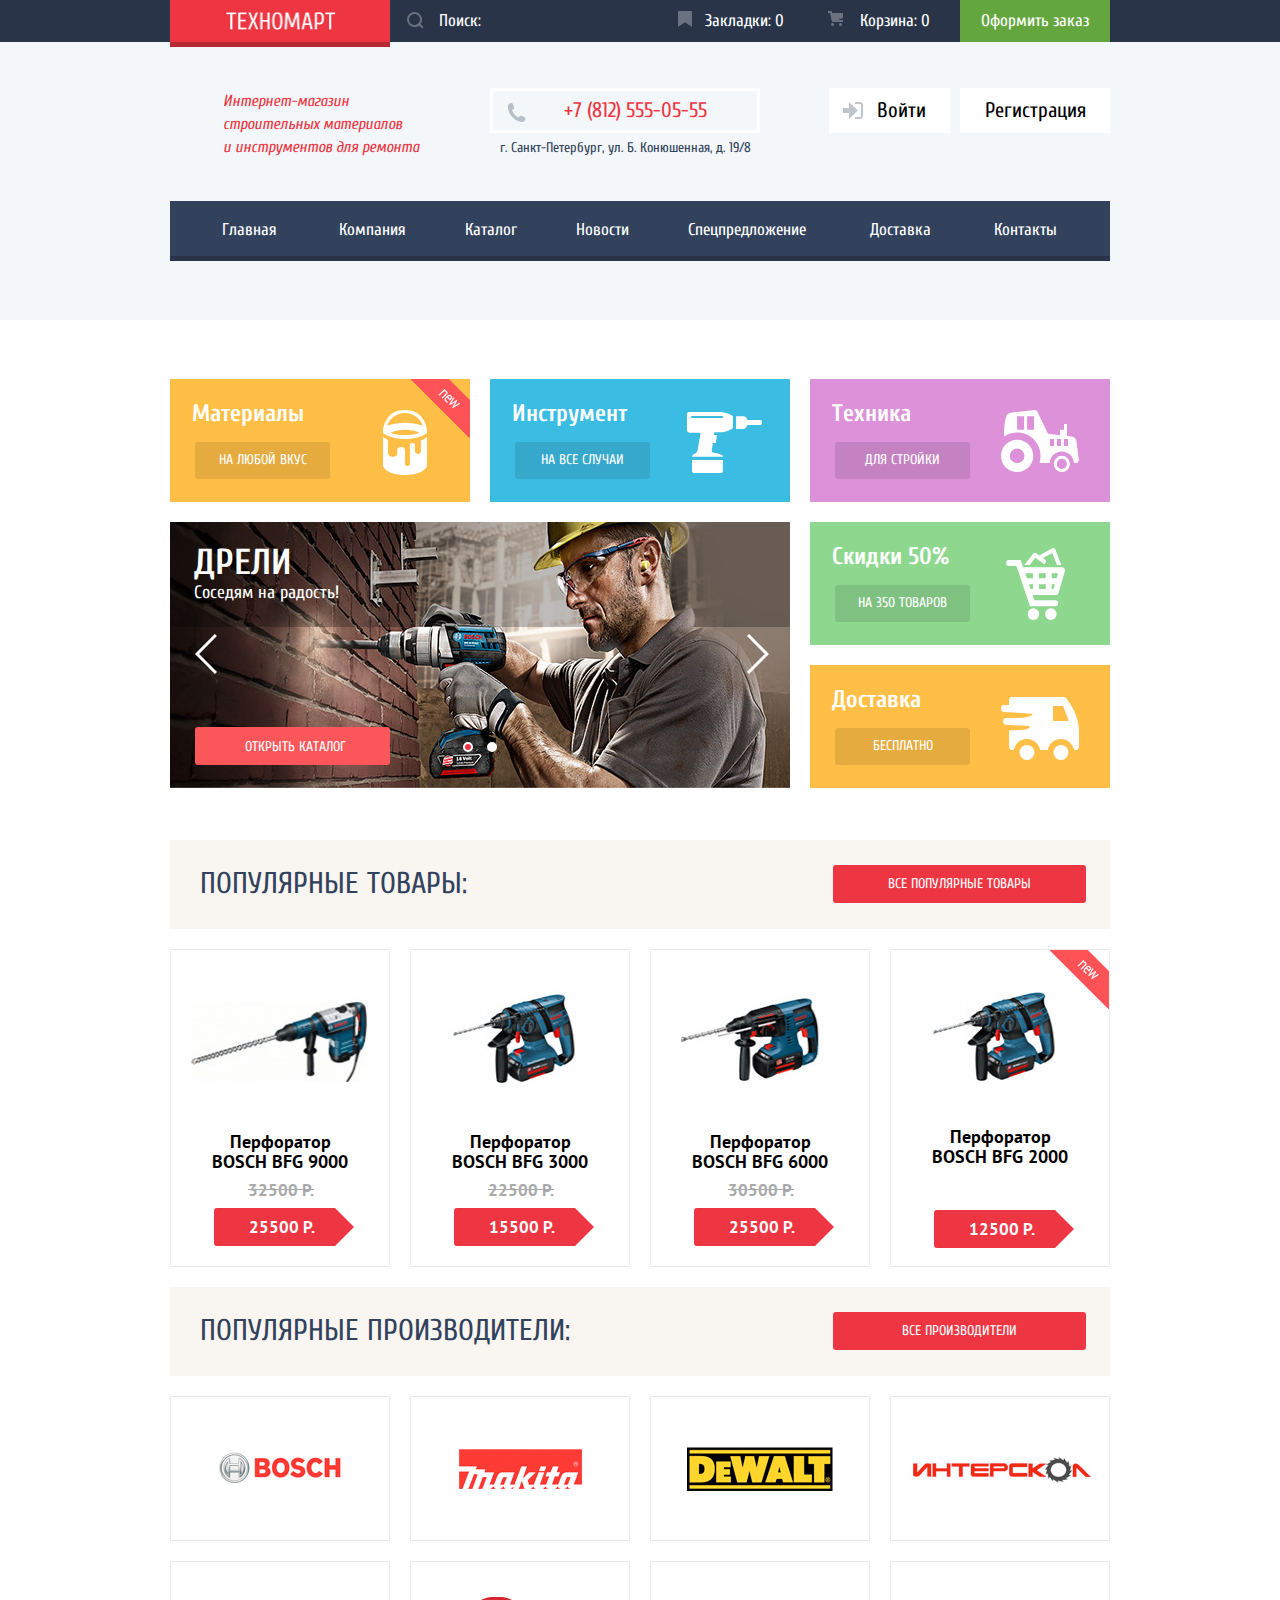
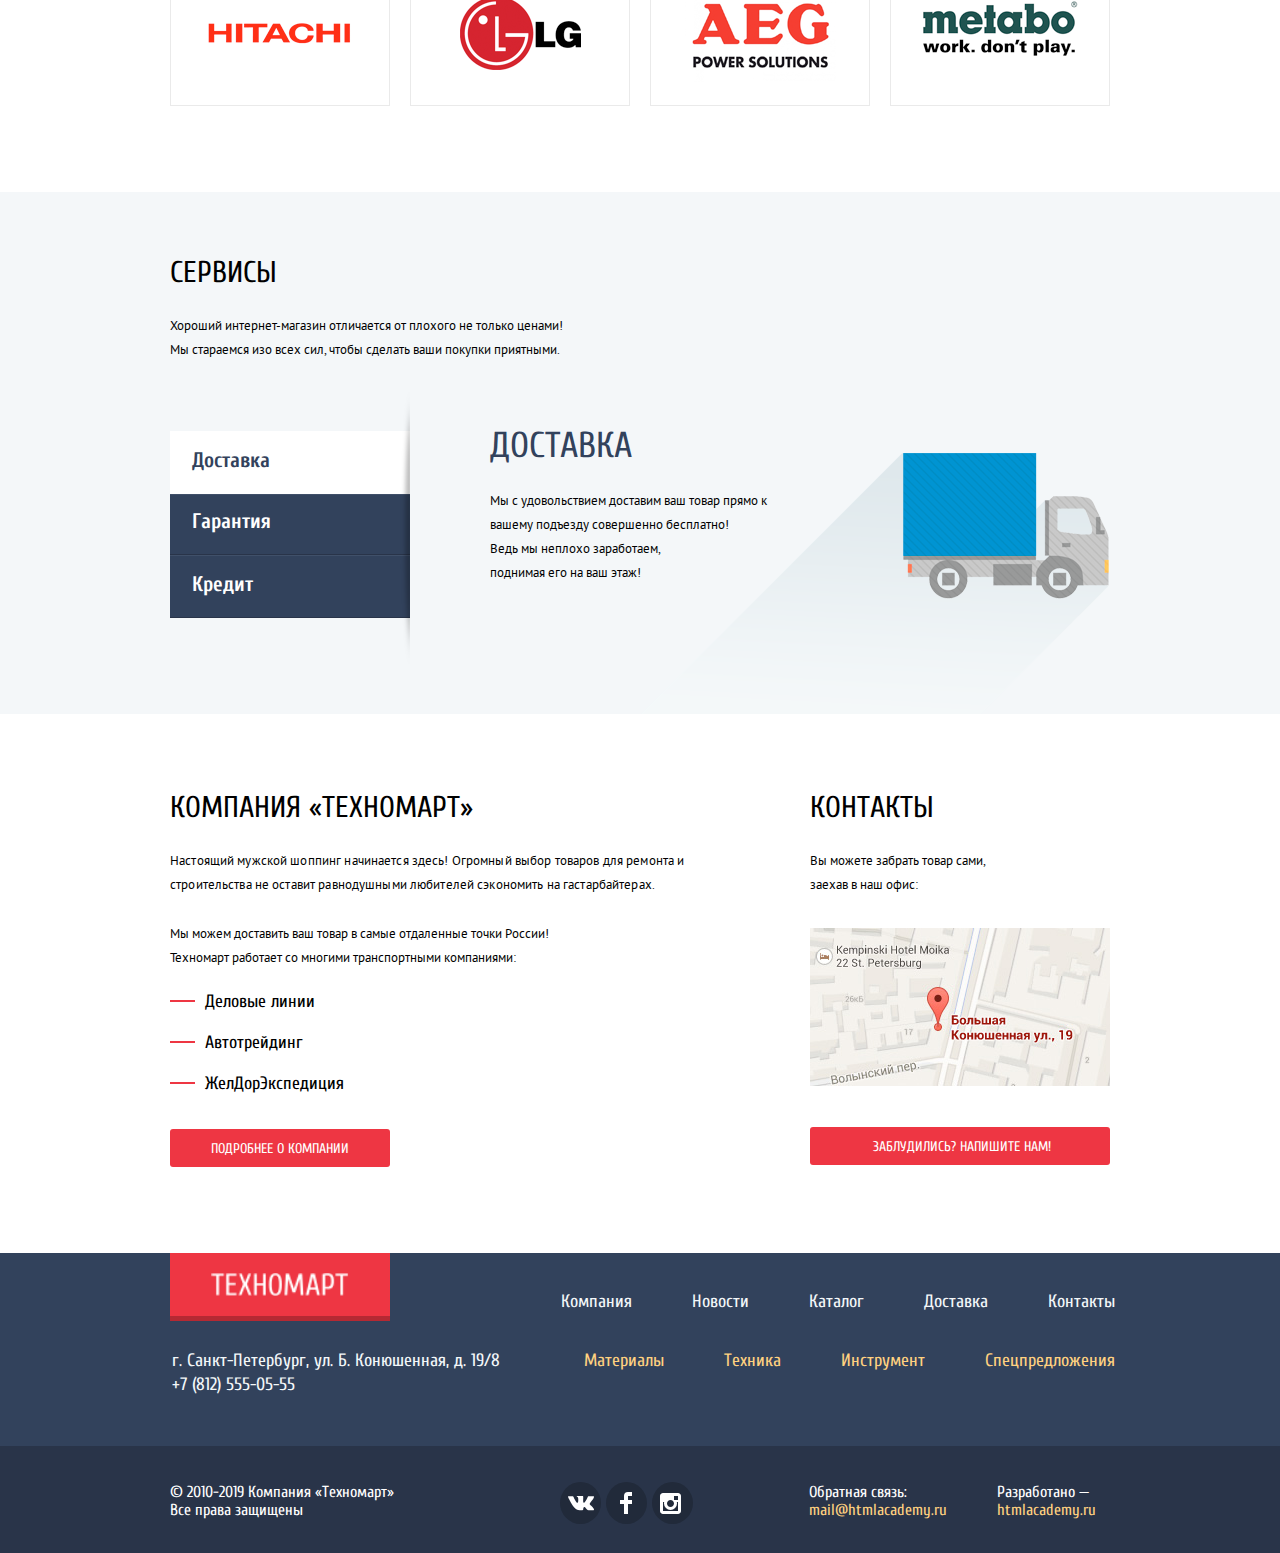
<file: index.html>
<!doctype html>
<html lang="ru">

<head>
  <meta charset="utf-8" />
  <title>Техномарт</title>
  <link href="https://fonts.googleapis.com/css?family=Cuprum:400,400i,700,700i&amp;subset=cyrillic" rel="stylesheet">
  <link rel="stylesheet" href="css/minifiednormalize.css" />
  <link rel="stylesheet" href="css/minifiedstyle.css" />
</head>

<body>
  <header class="mainHeader">
    <section class="mainOrder">
      <div class="wrap mainOrderWrap">
        <a class="headLogo"><img src="img/logo.png" width="110" height="18" alt="логотип техномарт"></a>
        <form class="headSearch" action="#" method="post" name="search">
          <input type="search" id="mainSearch" placeholder="Поиск:">
          <label for="mainSearch"></label>
        </form>
        <a class="bookmark" href="#">Закладки: 0</a>
        <a class="basket" href="#">Корзина: 0</a>
        <a class="placeOrder" href="#">Оформить заказ</a>
      </div>
    </section>

    <div class="wrap">
      <section class="mainOpening">
        <h1 class="titleOpening">Интернет-магазин строительных материалов и&nbsp;инструментов для ремонта</h1>
        <address class="addressHeader">
          <a class="headNumber" href="tel:+78125550555">+7 (812) 555-05-55</a>
          <p class="headAddress">г. Санкт-Петербург, ул. Б. Конюшенная, д. 19/8</p>
        </address>

        <div class="mainRegistration">
          <a class="enter" href="#">Войти</a>
          <a class="registration" href="#">Регистрация</a>
        </div>
      </section>

      <nav class="mainNav">
        <ul class="nav">
          <li class="oneNav"><a>Главная</a></li>
          <li class="twoNav"><a href="#">Компания</a></li>
          <li class="threeNav"><a href="catalog.html">Каталог</a></li>
          <li class="fourNav"><a href="#">Новости</a></li>
          <li class="fiveNav"><a href="#">Cпецпредложение</a></li>
          <li class="sixNav"><a href="#">Доставка</a></li>
          <li class="sevenNav"><a href="#">Контакты</a></li>
        </ul>
      </nav>
    </div>
  </header>

  <main>
    <div class="wrap">
      <div class="mainListServices">
        <ul class="listServices">
          <li class="material listTesh newProduct">

            <h2 class="titleServises">Материалы</h2>
            <a class="linkServises" href="#">на любой вкус</a>
          </li>

          <li class="tools listTesh">
            <h2 class="titleServises">Инструмент</h2>
            <a class="linkServises" href="#">на все случаи</a>
          </li>

          <li class="technique listTesh">
            <h2 class="titleServises">Техника</h2>
            <a class="linkServises" href="#">для стройки</a>
          </li>
          <li class="servicesSlider">

            <section class="slider">
              <input type="radio" name="slider1" id="slider1_1" checked="checked">
              <input type="radio" name="slider1" id="slider1_2">

              <div class="sliderBtns">
                <label for="slider1_1"></label>
                <label for="slider1_2"></label>
              </div>

              <ul class="sliderList">
                <li class="sliderItem">
                  <h3 class="sliderTitle">Дрели</h3>
                  <p class="sliderText">Соседям на радость!</p>
                  <a class="sliderItemButton button" href="#">Открыть Каталог</a>
                </li>

                <li class="sliderItem">
                  <h3 class="sliderTitle">Перфораторы</h3>
                  <p class="sliderText">Настоящие мужские игрушки</p>
                  <a class="sliderItemButton button" href="#">Открыть Каталог</a>
                </li>
              </ul>

              <div class="sliderControl">
                <label for="slider1_1" class="сontrolBtnLeft"></label>
                <label for="slider1_2" class="controlBtnRight"></label>
              </div>

            </section>

          </li>

          <li class="discount listTesh">
            <h2 class="titleServises">Скидки 50%</h2>
            <a class="linkServises" href="#">на 350 товаров</a>
          </li>

          <li class="listDelivery listTesh">
            <h2 class="titleServises">Доставка</h2>
            <a class="linkServises" href="#">бесплатно</a>
          </li>
        </ul>
      </div>

      <section class="mainPopularGoods">
        <div class="popular">
          <h2 class="titlePopular">популярные товары:</h2>
          <a class="popularGoods" href="catalog.html">все популярные товары</a>
        </div>


        <ul class="priceList">

          <li class="productMap">
            <img src="img/catalog/bfg9k.jpg" alt="bfg9k" width="218" height="170">
            <h3 class="priceTitle"><a class="productPrice" href="#">Перфоратор BOSCH BFG 9000</a></h3>
            <del class="oldPrice">32500 P.</del>
            <a class="price" href="#">25500 Р.</a>
            <div class="pricePopup">
              <a class="buyPopup" href="#">Купить</a>
              <a class="basketPopup" href="#">в закладки</a>
            </div>
          </li>

          <li class="productMap">
            <img src="img/catalog/bfg3k.jpg" alt="bfg3k" width="218" height="170">
            <h3 class="priceTitle"><a class="productPrice" href="#">Перфоратор BOSCH BFG 3000</a></h3>
            <del class="oldPrice">22500 P.</del>
            <a class="price" href="#">15500 Р.</a>
            <div class="pricePopup">
              <a class="buyPopup" href="#">Купить</a>
              <a class="basketPopup" href="#">В корзину</a>
            </div>

          </li>

          <li class="productMap">
            <img src="img/catalog/bfg6k.jpg" alt="bfg6k" width="218" height="170">
            <h3 class="priceTitle"><a class="productPrice" href="#">Перфоратор BOSCH BFG 6000</a></h3>
            <del class="oldPrice">30500 P.</del>
            <a class="price" href="#">25500 Р.</a>
            <div class="pricePopup">
              <a class="buyPopup" href="#">Купить</a>
              <a class="basketPopup" href="#">В корзину</a>
            </div>
          </li>

          <li class="productMap newProduct">
            <img src="img/catalog/bfg2k.jpg" alt="bfg2k" width="218" height="170">
            <h3 class="priceTitle"><a class="productPrice" href="#">Перфоратор BOSCH BFG 2000</a></h3>
            <a class="price notOld" href="BFG2K.html">12500 Р.</a>
            <div class="pricePopup">
              <a class="buyPopup" href="#">Купить</a>
              <a class="basketPopup" href="#">В корзину</a>
            </div>

          </li>

        </ul>

        <div class="popupBasketForm">
          <p class="basketForm">Товар добавлен в корзину!</p>
          <div class="buttonsForm">
            <a class="buys" href="#">ОФОРМИТЬ ЗАКАЗ</a>
            <button class="basketButton" type="button">ПРОДОЛЖИТЬ ПОКУПКИ</button>
          </div>
          <button class="popupClose formBuyClose" type="button">закрыть</button>

        </div>
      </section>

      <section class="mainPopularMaker">
        <div class="popular">
          <h2 class="titlePopular">популярные производители:</h2>
          <a class="popularMaker" href="#">все производители</a>
        </div>


        <ul class="makerBlok">
          <li class="makerList">
            <a href="#"><img src="img/maker/bosch.png" width="126" height="37" alt="BOSCH"></a>
          </li>

          <li class="makerList">
            <a href="#"><img src="img/maker/makita.png" width="123" height="40" alt="MAKITA"></a>
          </li>

          <li class="makerList">
            <a href="#"><img src="img/maker/de-walt.png" width="146" height="44" alt="DeWOLT"></a>
          </li>

          <li class="makerList">
            <a href="#"><img src="img/maker/interscol.png" width="200" height="88" alt="Интерскол"></a>
          </li>

          <li class="makerList">
            <a href="#"><img src="img/maker/hitachi.png" width="169" height="31" alt="HITACHI"></a>
          </li>

          <li class="makerList">
            <a href="#"><img src="img/maker/lg.png" width="121" height="73" alt="LG"></a>
          </li>

          <li class="makerList">
            <a href="#"><img src="img/maker/aeg.png" width="151" height="96" alt="AEG"></a>
          </li>

          <li class="makerList">
            <a href="#"><img src="img/maker/metabo.png" width="204" height="69" alt="METABO"></a>
          </li>
        </ul>


      </section>
    </div>


    <section class="service">
      <div class="wrap">

        <div class="goodServises">
          <h2 class="titleGood">СЕРВИСЫ</h2>
          <p>Хороший интернет-магазин отличается от плохого не только ценами!</p>
          <p>Мы стараемся изо всех сил, чтобы сделать ваши покупки приятными.</p>
        </div>

        <div class="mainDelivery">
          <input type="radio" class="hiddenDisplay" id="delivery" name="service" checked>
          <input type="radio" class="hiddenDisplay" id="guarantee" name="service">
          <input type="radio" class="hiddenDisplay" id="loan" name="service">

          <ul class="mainDeliveryControl">
            <li><label for="delivery">Доставка</label></li>
            <li><label for="guarantee">Гарантия</label></li>
            <li><label for="loan">Кредит</label></li>
          </ul>

          <div class="infoDelivery">

            <div class="mainDescrDelivery">
              <h2 class="titleDelivery">Доставка</h2>
              <div class="descrDelivery">
                <p>Мы с удовольствием доставим ваш товар прямо к вашему подъезду совершенно бесплатно!</p>
                <p>Ведь мы неплохо заработаем, поднимая его на ваш этаж! </p>
              </div>
            </div>

            <div class="mainDescrDelivery">
              <h2 class="titleDelivery">Гарантия</h2>
              <div class="descrGuarantee">
                <p>Если купленный у нас товар поломается или заискрит,
                  а также в случае пожара, спровоцированного его возгаранием, вы всегда можете быть уверены в нашей гарантии. Мы обменяем сгоревший товар на новый.</p>
                <p>Дом уж восстановите как-нибудь сами.</p>
              </div>
            </div>

            <div class="mainDescrDelivery">
              <h2 class="titleDelivery">Кредит</h2>
              <div class="descrLoan">
                <p>Залезть в долговую яму стало проще!</p>
                <p> Кредитные консультанты придут вам на помощь.</p>
              </div>
              <a class="loanForm" href="#">отправить заявку</a>


            </div>

          </div>
        </div>
      </div>
    </section>

    <div class="wrap">
      <section class="company">
        <div class="mainCompany">
          <h2 class="titleCompany">КОМПАНИЯ «Техномарт»</h2>
          <div class="descrCompany">
            <p>Настоящий мужской шоппинг начинается здесь! Огромный выбор товаров для ремонта и строительства не оставит равнодушными любителей сэкономить на гастарбайтерах.</p>

            <p>Мы можем доставить ваш товар в самые отдаленные точки России!</p>
            <p> Техномарт работает со многими транспортными компаниями:</p>
          </div>

          <ul class="listCompany">
            <li>Деловые линии</li>
            <li>Автотрейдинг</li>
            <li>ЖелДорЭкспедиция</li>
          </ul>
          <a class="infoCompany" href="#">ПОДРОБНЕЕ О КОМПАНИИ</a>
        </div>

        <div class="mainfooterContact">
          <div class="contact">
            <h2 class="titleContact">КОНТАКТЫ</h2>
            <p class="footerContact">Вы можете забрать товар сами, заехав в наш офис:</p>
            <a class="ourLocation" href="#"><img src="img/maps/maps.jpg" width="300" height="158" alt="г.Санкт-Петербург, ул.Б.Клнюшенная,д.19/8"></a>
          </div>
          <a class="writeToUs" href="#">ЗАБЛУДИЛИСЬ? НАПИШИТЕ НАМ! </a>

          <div class="mainFooterPopup">
            <iframe src="https://www.google.com/maps/embed?pb=!1m18!1m12!1m3!1d1998.6037999040354!2d30.322010416394033!3d59.938716271971415!2m3!1f0!2f0!3f0!3m2!1i1024!2i768!4f13.1!3m3!1m2!1s0x4696310fca5ba729%3A0xea9c53d4493c879f!2sBolshaya+Konyushennaya+ul.%2C+19%2C+Sankt-Peterburg%2C+Russia%2C+191186!5e0!3m2!1sen!2s!4v1441888483426" width="940" height="446" allowfullscreen></iframe>
            <img class="footerPopup" src="img/maps/popupmaps.jpg" alt="Всплывающая карта" width="940" height="446">
            <button class="popupClose mapsClose" type="button">Закрыть</button>
          </div>

        </div>
        <div class="popupContact">
          <form class="mainMessage" action="#" method="post" name="mainMessage">
            <fieldset class="nameMessage">
              <label for="name"><span>Ваше имя:</span></label>
              <input type="text" name="name" id="name" placeholder="Имя Фамилия" pattern="\D [^0-9]" required>
            </fieldset>
            <fieldset class="emailMessage">
              <label for="email"><span>Ваш e-mail:</span></label>
              <input type="email" name="e-mail" id="email" placeholder="email@example.com" required>
            </fieldset>
            <label for="message"><span class="textMail">Текст письма:</span><textarea name="message" id="message" placeholder="В свободной форме" required></textarea></label>
          </form>

          <div class="mainFormSend">
            <button class="formSend" type="submit">Отправить</button>
          </div>

          <button class="popupClose contactClose" type="button"></button>
        </div>
      </section>
    </div>
  </main>

  <footer>

    <div class=" mainFooter">
      <div class="footerWrap">
        <div class="logoAddres">
          <a class="footerLogo"><img src="img/logo.png" width="138" height="23" alt="логотип техномарт"></a>

          <address class="mainFooteraddress">
            <p class="addressFooter">г. Санкт-Петербург, ул. Б. Конюшенная, д. 19/8</p>
            <a class="footerNumber" href="tel:+78125550555">+7 (812) 555-05-55</a>
          </address>
        </div>

        <div class="mainNavFooter">
          <ul class="navListFooter">
            <li><a href="#">Компания</a></li>
            <li><a href="#">Новости</a></li>
            <li><a href="catalog.html">Каталог</a></li>
            <li><a href="#">Доставка</a></li>
            <li><a href="#">Контакты</a></li>
          </ul>

          <ul class="otherNavListFooter">
            <li><a href="#">Материалы</a></li>
            <li><a href="#">Техника</a></li>
            <li><a href="#">Инструмент</a></li>
            <li><a href="#">Спецпредложения</a></li>
          </ul>
        </div>

      </div>
    </div>


    <div class="footerInformation">

      <div class="footerInformationWrap">

        <div class="legalInformation">
          <p>© 2010-2019 Компания «Техномарт»</p>
          <p>Все права защищены</p>
        </div>

        <div class="mainFooterSocial">
          <ul class="footerSocial">
            <li class="vk"><a class="social" href="vk.com"></a></li>
            <li class="facebook"><a class="social" href="facebook.com"></a></li>
            <li class="instagram"><a class="social" href="instagram.com"></a></li>
          </ul>
        </div>

        <div class="linkMail">
          <p>Обратная связь: <a href="mailto:mail@htmlacademy.ru">mail@htmlacademy.ru</a> </p>
          <p>Разработано &#8212; <a href="htmlacademy.ru/intensive/htmlcss">htmlacademy.ru</a></p>
        </div>
      </div>
    </div>
  </footer>
  <script src="js/minifiedscript.js"></script>
</body>
</html>
</file>
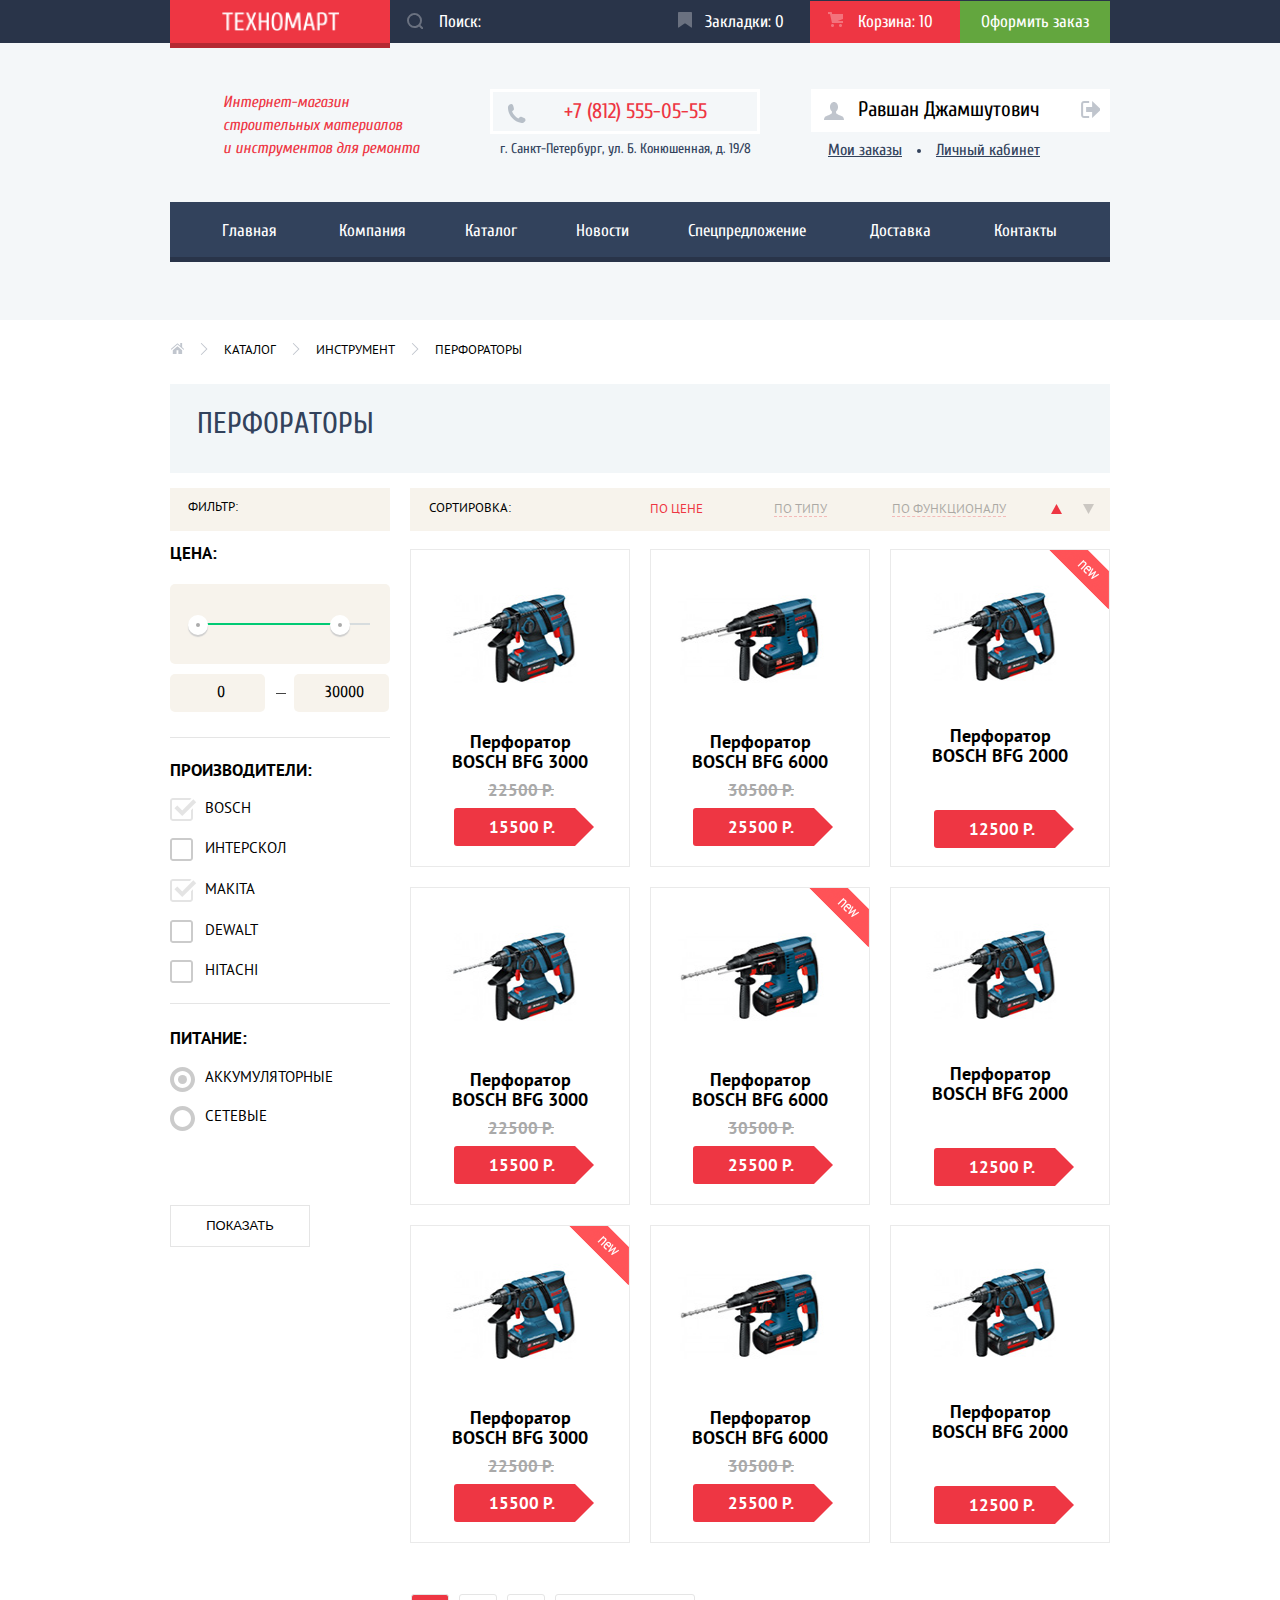
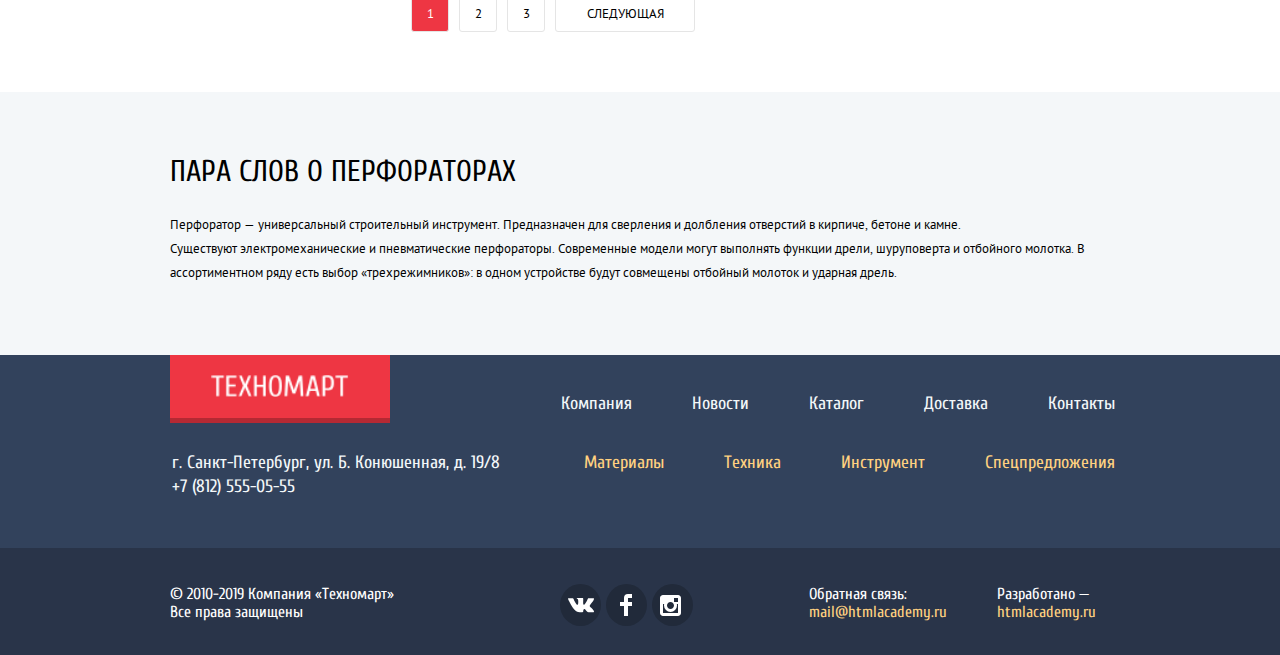
<file: catalog.html>
<!doctype html>
<html lang="ru">

<head>
  <meta charset="utf-8" />
  <title>Техномарт: Каталог</title>
  <link href="https://fonts.googleapis.com/css?family=Cuprum:400,400i,700,700i&amp;subset=cyrillic" rel="stylesheet">
  <link rel="stylesheet" href="css/minifiednormalize.css" />
  <link rel="stylesheet" href="css/minifiedstyle.css" />
</head>

<body>
  <header class="mainHeader">
    <section class="mainOrder">
      <div class="wrap mainOrderWrap">
        <a class="headLogo" href="index.html"><img src="img/logo.png" width="118" height="18" alt="логотип техномарт"></a>
        <form class="headSearch" action="#" method="post" name="search">
          <input type="search" id="mainSearch" placeholder="Поиск:">
          <label for="mainSearch"></label>
        </form>
        <a class="bookmark" href="#">Закладки: 0</a>
        <a class="basket colorBasket" href="#">Корзина: 10</a>
        <a class="placeOrder" href="#">Оформить заказ</a>
      </div>
    </section>

    <div class="wrap">
      <section class="mainOpening">
        <h1 class="titleOpening">Интернет-магазин строительных материалов и&nbsp;инструментов для ремонта</h1>
        <address class="addressHeader">
          <a class="headNumber" href="tel:+78125550555">+7 (812) 555-05-55</a>
          <p class="headAddress">г. Санкт-Петербург, ул. Б. Конюшенная, д. 19/8</p>
        </address>

        <div class="mainProfile">
          <div class="profileEnter">
            <a class="profile" href="#">Равшан Джамшутович </a>
            <a class="exit" href="#"></a>
          </div>
          <ul class="personalAccount">
            <li><a href="#">Мои заказы</a></li>
            <li><span class="circle"></span></li>
            <li><a href="#">Личный кабинет</a></li>
          </ul>
        </div>
      </section>


      <nav class="mainNav">
        <ul class="nav">
          <li class="oneNav"><a href="index.html">Главная</a></li>
          <li class="twoNav"><a href="#">Компания</a></li>
          <li class="threeNav"><a>Каталог</a></li>
          <li class="fourNav"><a href="#">Новости</a></li>
          <li class="fiveNav"><a href="#">Cпецпредложение</a></li>
          <li class="sixNav"><a href="#">Доставка</a></li>
          <li class="sevenNav"><a href="#">Контакты</a></li>
        </ul>
      </nav>
    </div>
  </header>

  <main>

    <div class="wrap">
      <ul class="breadcrumbs">
        <li><a href="index.html"><img class="breadHome" src="img/icon/icon-home.svg" width="14" height="12" alt="домой" /></a></li>
        <li class="breadKatalog"><a href="#">Каталог</a></li>
        <li class="breadTool"><a href="#">Инструмент</a></li>
        <li class="breadPerforator"><a href="#">Перфораторы</a></li>
      </ul>


      <h2 class="titleNameItem">Перфораторы</h2>


      <div class="mainFilter">
        <section class="filter">

          <div class="titleCatalog">
            <h2 class="titleMainFilter">Фильтр:</h2>

            <div class="catalogSorting">
              <h2 class="tatliSorting">Сортировка:</h2>
              <ul class="sortingType">
                <li class="priceSort"><a>по цене</a></li>
                <li class="typeSort"><a href="#">по типу</a></li>
                <li class="functSort"><a href="#">по функционалу</a></li>
              </ul>

              <ul class="upDown">
               <li> <a class="up" ></a></li>
               <li> <a class="down" href="#"></a></li>
              </ul>

            </div>
          </div>


          <div class="listWare">
            <section class="mainSort">
              <h2 class="titlePrice">ЦЕНА:</h2>
              <div class="formSlider">
                <form method="get" action="#">
                  <fieldset class="filterItem">

                    <div class="rangeFilter">
                      <div class="rangeControls">
                        <div class="scale">
                          <div class="bar"></div>
                        </div>
                        <div class="toggle toggleMin"></div>
                        <div class="toggle toggleMax"></div>
                      </div>

                      <div class="priceControls">
                        <label class="minPrice"><input name="minPrice" type="text" value="0"></label>
                        <label class="maxPrice"><input name="maxPrice" type="text" value="30000"></label>
                      </div>

                    </div>
                  </fieldset>
                </form>
              </div>
              <form class="filterForm" action="#" method="get" name="filter">

                <div class="mainFilterMaker">
                  <h3 class="titleFilterMaker">ПРОИЗВОДИТЕЛИ:</h3>
                  <ul class="allMaker">
                    <li><input class="formCheckbox" type="checkbox" name="maker[]" id="bosch" value="bosch" checked disabled><label for="bosch">bosch</label></li>
                    <li><input class="formCheckbox" type="checkbox" name="maker[]" id="interscol" value="interscol"><label for="interscol">интерскол</label></li>
                    <li><input class="formCheckbox" type="checkbox" name="maker[]" id="makita" value="makita" checked disabled><label for="makita">makita</label></li>
                    <li><input class="formCheckbox" type="checkbox" name="maker[]" id="dewalt" value="dewalt"><label for="dewalt">dewalt</label></li>
                    <li><input class="formCheckbox" type="checkbox" name="maker[]" id="hitachi" value="hitachi"><label for="hitachi">hitachi</label></li>
                  </ul>
                </div>
                <div class="powerSupply">
                  <h3 class="titlepowerSupply">ПИТАНИЕ:</h3>
                  <ul class="allPowerSupply">
                    <li><input class="formRadio" type="radio" name="supply" id="rechargeable" value="rechargeable" checked><label for="rechargeable">аккумуляторные</label></li>
                    <li><input class="formRadio" type="radio" name="supply" id="networking" value="networking"><label for="networking">сетевые</label></li>
                  </ul>
                </div>
                <button class="buttonFilter" type="submit">Показать</button>
              </form>
            </section>
            <div class="catalogWrapContent">
              <ul class="priceList">
                <li class="productMap">
                  <img src="img/catalog/bfg3k.jpg" alt="bfg3k" width="218" height="170">
                  <h3 class="priceTitle"><a class="productPrice" href="#">Перфоратор BOSCH BFG 3000</a></h3>
                  <del class="oldPrice">22500 Р.</del>
                  <a class="price" href="BFG3K.html">15500 Р.</a>
                  <div class="pricePopup">
                    <a class="buyPopup" href="#">Купить</a>
                    <a class="basketPopup" href="#">В закладки</a>
                  </div>
                </li>
                <li class="productMap">
                  <img src="img/catalog/bfg6k.jpg" alt="bfg6k" width="218" height="170">
                  <h3 class="priceTitle"><a class="productPrice" href="#">Перфоратор BOSCH BFG 6000</a></h3>
                  <del class="oldPrice">30500 Р.</del>
                  <a class="price" href="BFG6K.html">25500 Р.</a>.
                  <div class="pricePopup">
                    <a class="buyPopup" href="#">Купить</a>
                    <a class="basketPopup" href="#">В закладки</a>
                  </div>
                </li>
                <li class="newProduct productMap">
                  <img src="img/catalog/bfg3k.jpg" alt="bfg2k" width="218" height="170">
                  <h3 class="priceTitle"><a class="productPrice" href="#">Перфоратор BOSCH BFG 2000</a></h3>
                  <a class="price notOld" href="BFG2K.html">12500 Р.</a>
                  <div class="pricePopup">
                    <a class="buyPopup" href="#">Купить</a>
                    <a class="basketPopup" href="#">В закладки</a>
                  </div>
                </li>
                <li class="productMap">
                  <img src="img/catalog/bfg3k.jpg" alt="bfg3k" width="218" height="170">
                  <h3 class="priceTitle"><a class="productPrice" href="#">Перфоратор BOSCH BFG 3000</a></h3>
                  <del class="oldPrice">22500 Р.</del>
                  <a class="price" href="BFG3K.html">15500 Р.</a>
                  <div class="pricePopup">
                    <a class="buyPopup" href="#">Купить</a>
                    <a class="basketPopup" href="#">В закладки</a>
                  </div>
                </li>
                <li class="newProduct productMap">
                  <img src="img/catalog/bfg6k.jpg" alt="bfg6k" width="218" height="170">
                  <h3 class="priceTitle"><a class="productPrice" href="#">Перфоратор BOSCH BFG 6000</a></h3>
                  <del class="oldPrice">30500 Р.</del>
                  <a class="price" href="BFG6K.html">25500 Р.</a>.
                  <div class="pricePopup">
                    <a class="buyPopup" href="#">Купить</a>
                    <a class="basketPopup" href="#">В закладки</a>
                  </div>
                </li>
                <li class="productMap">
                  <img src="img/catalog/bfg3k.jpg" alt="bfg2k" width="218" height="170">
                  <h3 class="priceTitle"><a class="productPrice" href="#">Перфоратор BOSCH BFG 2000</a></h3>
                  <a class="price notOld" href="BFG2K.html">12500 Р.</a>
                  <div class="pricePopup">
                    <a class="buyPopup" href="#">Купить</a>
                    <a class="basketPopup" href="#">В закладки</a>
                  </div>
                </li>
                <li class="newProduct productMap">
                  <img src="img/catalog/bfg3k.jpg" alt="bfg3k" width="218" height="170">
                  <h3 class="priceTitle"><a class="productPrice" href="#">Перфоратор BOSCH BFG 3000</a></h3>
                  <del class="oldPrice">22500 Р.</del>
                  <a class="price" href="BFG3K.html">15500 Р.</a>
                  <div class="pricePopup">
                    <a class="buyPopup" href="#">Купить</a>
                    <a class="basketPopup" href="#">В закладки</a>
                  </div>
                </li>
                <li class="productMap">
                  <img src="img/catalog/bfg6k.jpg" alt="bfg6k" width="218" height="170">
                  <h3 class="priceTitle"><a class="productPrice" href="#">Перфоратор BOSCH BFG 6000</a></h3>
                  <del class="oldPrice">30500 Р.</del>
                  <a class="price" href="BFG6K.html">25500 Р.</a>.
                  <div class="pricePopup">
                    <a class="buyPopup" href="#">Купить</a>
                    <a class="basketPopup" href="#">В закладки</a>
                  </div>
                </li>
                <li class="productMap">
                  <img src="img/catalog/bfg3k.jpg" alt="bfg2k" width="218" height="170">
                  <h3 class="priceTitle"><a class="productPrice" href="#">Перфоратор BOSCH BFG 2000</a></h3>
                  <a class="price notOld" href="BFG2K.html">12500 Р.</a>
                  <div class="pricePopup">
                    <a class="buyPopup" href="#">Купить</a>
                    <a class="basketPopup" href="#">В закладки</a>
                  </div>
                </li>
              </ul>
              <ul class="pagination">
                <li><a>1</a></li>
                <li><a href="#">2</a></li>
                <li><a href="#">3</a></li>
                <li class="paginationNext"><a href="#">СЛЕДУЮЩАЯ</a></li>
              </ul>
            </div>
          </div>
          <div class="popupBasketForm">
            <p class="basketForm">Товар добавлен в корзину!</p>
            <div class="buttonsForm">
              <a class="buys" href="#">ОФОРМИТЬ ЗАКАЗ</a>
              <button class="basketButton" type="button">ПРОДОЛЖИТЬ ПОКУПКИ</button>
            </div>
            <button class="popupClose formBuyClose" type="button">закрыть</button>
          </div>
        </section>
      </div>
      </div>

      <section class="mainDefinitionProduct">
        <div class="wrap">
          <h2 class="tatleDefinition">ПАРА СЛОВ О ПЕРФОРАТОРАХ</h2>
          <div class="definitionProduct">
            <p>Перфоратор — универсальный строительный инструмент. Предназначен для сверления и долбления отверстий в кирпиче, бетоне и камне.</p>
            <p>Существуют электромеханические и пневматические перфораторы. Современные модели могут выполнять функции дрели, шуруповерта и отбойного молотка. В ассортиментном ряду есть выбор «трехрежимников»: в одном устройстве будут совмещены
              отбойный молоток и ударная дрель.</p>
          </div>
        </div>
      </section>

  </main>

  <footer>
    <div class=" mainFooter">
      <div class="footerWrap">
        <div class="logoAddres">
          <a class="footerLogo"><img src="img/logo.png" width="138" height="23" alt="логотип техномарт"></a>
          <address class="mainFooteraddress">
            <p class="addressFooter">г. Санкт-Петербург, ул. Б. Конюшенная, д. 19/8</p>
            <a class="footerNumber" href="tel:+78125550555">+7 (812) 555-05-55</a>
          </address>
        </div>
        <div class="mainNavFooter">
          <ul class="navListFooter">
            <li><a href="#">Компания</a></li>
            <li><a href="#">Новости</a></li>
            <li><a href="catalog.html">Каталог</a></li>
            <li><a href="#">Доставка</a></li>
            <li><a href="#">Контакты</a></li>
          </ul>
          <ul class="otherNavListFooter">
            <li><a href="#">Материалы</a></li>
            <li><a href="#">Техника</a></li>
            <li><a href="#">Инструмент</a></li>
            <li><a href="#">Спецпредложения</a></li>
          </ul>
        </div>
      </div>
    </div>
    <div class="footerInformation">
      <div class="footerInformationWrap">
        <div class="legalInformation">
          <p>© 2010-2019 Компания «Техномарт»</p>
          <p>Все права защищены</p>
        </div>
        <div class="mainFooterSocial">
          <ul class="footerSocial">
            <li class="vk"><a class="social" href="vk.com"></a></li>
            <li class="facebook"><a class="social" href="facebook.com"></a></li>
            <li class="instagram"><a class="social" href="instagram.com"></a></li>
          </ul>
        </div>
        <div class="linkMail">
          <p>Обратная связь: <a href="mailto:mail@htmlacademy.ru">mail@htmlacademy.ru</a> </p>
          <p>Разработано &#8212; <a href="htmlacademy.ru/intensive/htmlcss">htmlacademy.ru</a></p>
        </div>
      </div>
    </div>
  </footer>
  <script src="js/minifiedscript.js"></script>
</body>
</html>
</file>
<file: css/minifiedstyle.css>
@font-face{font-family:"PT Sans";src:url("../fonts/PT Sans.woff2") format('woff2'),url("../fonts/PT Sans.woff") format("woff"),url("../fonts/PT Sans.ttf") format("ttf")}@font-face{font-family:"PT Sans";font-weight:700;src:url("../fonts/PT Sans Bold.woff2") format('woff2'),url("../fonts/PT Sans Bold.woff") format("woff"),url("../fonts/PT Sans Bold.ttf") format("ttf")}html{-webkit-box-sizing:border-box;box-sizing:border-box}*,::after,::before{-webkit-box-sizing:inherit;box-sizing:inherit}img{vertical-align:top;max-width:100%;height:auto}body{font-family:Cuprum,Tahoma,sans-serif;-webkit-font-kerning:none;font-kerning:none}a{text-decoration:none}.mainHeader{background-color:#f4f7f9;min-height:320px}.mainOrder{background-color:#293449}.headLogo{display:block;width:220px;padding:12px 0 12px 2px;text-align:center;-webkit-box-shadow:0 5px 0 0 #b52933;box-shadow:0 5px 0 0 #b52933;background-color:#ee3643}.catalogSorting{background-color:#f7f3ec}.tatliSorting{font:13px/1.38 "PT Sans",Tahoma,sans-serif;color:#000;display:block;-webkit-box-sizing:border-box;box-sizing:border-box;margin:0;padding:11px 19px 13px 19px;width:120px;text-transform:uppercase}.sortingType a{font:13px/1.38 "PT Sans",Tahoma,sans-serif;color:rgba(0,0,0,.3)}.pagination a{font:13px/1.38 "PT Sans",Tahoma,sans-serif;text-align:center;color:#000}.pagination a:active,.pagination a:hover{font:13px/1.38 "PT Sans",Tahoma,sans-serif;text-align:center;color:#fff}.popupBasketForm{display:none;width:620px;min-height:282px;border-top:7px solid #ee3643;-webkit-box-shadow:0 20px 40px 0 rgba(41,52,73,.75);box-shadow:0 20px 40px 0 rgba(41,52,73,.75);background-color:#fff;position:absolute;-webkit-transform:translate(-50%,-50%);-ms-transform:translate(-50%,-50%);transform:translate(-50%,-50%);top:50%;left:50%;z-index:100}.mainPopularGoods{position:relative}.popupBasketFormOpen{display:block}.basketForm{display:block;width:336px;font-size:30px;line-height:1;text-align:center;color:#000;margin:65px 0 70px 170px}.buttonsForm{display:-webkit-box;display:-ms-flexbox;display:flex;-webkit-box-pack:center;-ms-flex-pack:center;justify-content:center;-webkit-box-align:center;-ms-flex-align:center;align-items:center;min-height:112px;background-color:#f1f1f1;padding:37px 0 37px 0}.buttonsForm a{display:block;-webkit-box-sizing:border-box;box-sizing:border-box;width:220px;height:38px;background-color:#ee3643;padding:11px 0 13px 0;border-radius:3px;margin:0 10px 0 0}.buttonsForm a:hover{background-color:#ca2c37}.buttonsForm a:active{background-color:#ba2732}.popupBasketForm a{width:220px;background-color:#ee3643;font-size:14px;line-height:1.29;text-align:center;color:#fff}.basketButton{-webkit-box-sizing:border-box;box-sizing:border-box;border:0;width:220px;background-color:#fff;font-weight:700;font-size:14px;line-height:1.29;text-align:center;color:#000;padding:12px 0 12px 0;margin:0 0 0 10px}.mainDefinitionProduct{margin:60px 0 0 0;background-color:#f4f7f9}.tatleDefinition{display:block;margin:0;padding:65px 0 0 0;font-weight:400;font-size:30px;line-height:1;color:#000}.definitionProduct{font-family:"PT Sans",Tahoma,sans-serif;font-weight:400;font-size:13px;line-height:1.85;color:#000;margin:25px 0 0 0;padding:0 0 71px 0}.definitionProduct p{display:block;margin:0;width:940px}.mainFooterAddress{font-size:18px;line-height:1.33;color:#f1f5f7}.placeOrder{display:block;width:150px;font-size:17px;line-height:1.06;color:#fff;background-color:#63a63e;text-align:center;padding:12px 0 12px 0}.placeOrder:hover{background-color:#5fbb2d}.placeOrder:active{background-color:#518534}.mainOpening{background-color:#f4f7f9}.titleOpening{font-style:italic;font-weight:400;font-size:16px;line-height:1.44;color:#ee3643;width:200px;margin:0 67px 0 0;padding:2px 0 0 0}.headAddress{font-size:14px;line-height:1.71;color:#32425c}.mainRegistration a{font-size:21px;line-height:1;color:#000}.profile{font-size:21px;line-height:1;color:#000;display:block;position:relative;-webkit-box-sizing:border-box;box-sizing:border-box;width:299px;padding:10px 65px 12px 47px;background-color:#fff;margin:0 0 0 51px}.profile::before{content:"";position:absolute;width:20px;height:18px;background:url(../img/icon/icon-user.svg) no-repeat;top:13px;left:13px;opacity:.3}.profile:hover::before{opacity:1}.profile::after{content:"";position:absolute;width:20px;height:17px;background:url(../img/icon/icon-logout.svg) no-repeat;bottom:14px;right:10px;opacity:.3}.profile:hover::after{opacity:1}.profile:active{opacity:.3}.personalAccount{display:-webkit-box;display:-ms-flexbox;display:flex;padding:0;margin:9px 0 0 68px;list-style:none}.personalAccount a{font-size:16px;line-height:1.13;color:#32425c;text-decoration:underline}.personalAccount a:hover{color:#ee3643}.personalAccount a:active{color:rgba(50,66,92,.3)}.breadcrumbs a{font:13px/1.38 "PT Sans",Tahoma,sans-serif;color:#000;text-transform:uppercase}.breadcrumbs li{position:relative}.breadcrumbs li:not(:first-child){display:-webkit-box;display:-ms-flexbox;display:flex;-webkit-box-align:center;-ms-flex-align:center;align-items:center}.breadcrumbs li:not(:first-child)::before{content:"";width:8px;height:12px;margin:0 16px;background:url(../img/icon/icon-right-small.svg) no-repeat}.mainNav{-webkit-box-shadow:inset 0 -5px 0 0 #293449;box-shadow:inset 0 -5px 0 0 #293449;background-color:#32425c}.mainNav a{font-size:17px;line-height:1;color:#fff}.titleServises{font-size:24px;line-height:1.25;color:#fff}.titleMainFilter{display:block;font:13px/1.38 "PT Sans",Tahoma,sans-serif;color:#000;background-color:#f7f3ec;display:block;-webkit-box-sizing:border-box;box-sizing:border-box;width:220px;min-height:38px;padding:10px 0 0 18px;text-transform:uppercase;margin:0 20px 0 0}.titleFilterMaker,.titlePrice,.titlepowerSupply{font:17px/1.76 "PT Sans",Tahoma,sans-serif;font-weight:700;display:block;-webkit-box-sizing:border-box;box-sizing:border-box;padding:0;margin:10px 0 15px 0;width:220px;color:#000}.titleFilterMaker{margin:20px 0 12px 0}.titlepowerSupply{margin:20px 0 13px 0}.allMaker,.allPowerSupply{font:15px/1.33 "PT Sans",Tahoma,sans-serif;color:#000;text-transform:uppercase;margin:0;padding:0;list-style:none}.allMaker{padding:0 0 2px 0;border-bottom:1px #e5e5e5 solid}.allMaker input,.allPowerSupply input{display:none}.allMaker label,.allPowerSupply label{cursor:pointer}.formCheckbox+label::before{content:"";position:absolute;background:url(../img/icon/checkbox-off.svg) no-repeat;width:27px;height:23px;top:0;left:0;opacity:.2}.formCheckbox+label:hover::before{opacity:.3}.formCheckbox:checked+label::before{content:"";position:absolute;background:url(../img/icon/checkbox-on.svg) no-repeat;width:27px;height:23px;top:0;left:0;opacity:.2}.formCheckbox:checked:not(:disabled)+label:hover::before{opacity:.3}.formCheckbox:disabled+label::before{content:"";position:absolute;background:url(../img/icon/checkbox-on.svg) no-repeat;width:27px;height:23px;top:0;left:0;opacity:.1}.formRadio+label::before{content:"";position:absolute;background:url(../img/icon/radio-off.svg) no-repeat;width:25px;height:25px;top:0;left:0;opacity:.2}.formRadio+label:hover::before{opacity:.3}.formRadio:checked+label::before{content:"";position:absolute;background:url(../img/icon/radio-on.svg) no-repeat;width:25px;height:25px;top:0;left:0;opacity:.2}.formRadio:checked:not(:disabled)+label:hover::before{opacity:.3}.formRadio:disabled+label::before{content:"";position:absolute;background:url(../img/icon/radio-on.svg) no-repeat;width:25px;height:25px;top:0;left:0;opacity:.1}.allMaker li:not(:first-child){margin:0 0 21px 0;padding:0 0 0 35px;position:relative}.allPowerSupply li{margin:0 0 19px 0;padding:0 0 0 35px;position:relative}.allMaker li:first-child{margin:0 0 20px 0;padding:0 0 0 35px;position:relative}.buttonFilter{font:13px/1.38 PTSans,Tahoma,sans-serif;text-align:center;color:#000;width:140px;background-color:#fff;padding:11px 0 11px 0;border:1px solid #e5e5e5;text-transform:uppercase;cursor:pointer}.linkServises{font-size:14px;line-height:1.29;color:#fff}.material{background-color:#ffbf47}.material::before{content:"";position:absolute;background:url(../img/icon/material.svg) no-repeat;width:44px;height:65px;top:31px;right:43px}.tools{background-color:#3bbce3}.tools::before{content:"";position:absolute;background:url(../img/icon/tools.svg) no-repeat;width:75px;height:61px;top:33px;right:28px}.technique{background-color:#dc91d8}.technique::before{content:"";position:absolute;background:url(../img/icon/technique.svg) no-repeat;width:78px;height:62px;top:31px;right:31px}.listServices .discount{background-color:#8ed78f;margin-left:640px;margin-right:0;margin-top:-266px}.discount::before{content:"";position:absolute;background:url(../img/icon/discount.svg) no-repeat;width:59px;height:72px;top:26px;right:45px}.listServices li{position:relative}.listServices .listDelivery{background-color:#ffbf47;margin-left:640px;margin-top:-123px}.listDelivery::before{content:"";position:absolute;background:url(../img/icon/delivery.svg) no-repeat;width:78px;height:63px;top:32px;right:31px}.popular{background-color:#f9f5f0}.sliderTitle{display:block;font-weight:700;font-size:36px;line-height:1;color:#fff;width:240px;margin:0;padding:23px 0 0 24px;text-transform:uppercase}.sliderText{display:block;font-size:18px;line-height:1.33;color:#fff;margin:0;padding:0 0 0 24px;width:250px}.titlePopular{font-weight:400;font-size:30px;line-height:1;color:#32425c}.popularGoods,.popularMaker{display:block;-webkit-box-sizing:border-box;box-sizing:border-box;text-align:center;width:253px;min-height:38px;margin:0;padding:10px 10px 9px 10px;border-radius:3px;font-size:14px;line-height:1.29;background-color:#ee3643;color:#fff}.priceTitle{font:700 18px/1.11 "PT Sans",Tahoma,sans-serif;color:#000}.priceList img{width:218px;height:170px;margin:0 0 -2px 0}.priceTitle a{display:block;width:160px;color:inherit;margin:0}.oldPrice{width:100%;display:block;font:700 17px/1.06 "PT Sans",Tahoma,sans-serif;text-align:center;color:#a9a9a9;padding:0 0 0 2px;margin:0}.price{display:block;-webkit-box-align:center;-ms-flex-align:center;align-items:center;font:700 17px/1.06 "PT Sans",Tahoma,sans-serif;text-align:center;padding:10px 20px 10px 35px;color:#fff;background-color:#ee3643;position:relative;border-top-left-radius:3px;border-bottom-left-radius:3px;margin:0 11px 0 0;height:38px}.price::after{content:"";border-style:solid;border-width:19px 0 19px 19px;border-color:#fff #fff #fff #ee3643;position:absolute;top:0;left:100%}.notOld{margin:38px 11px 0 0;padding:10px 20px 10px 35px}.buyPopup{display:block;position:relative;font-size:14px;line-height:1.29;-webkit-box-shadow:inset 0 -3px 0 0 #367315;box-shadow:inset 0 -3px 0 0 #367315;background-color:#63a63e;border-radius:3px;text-transform:uppercase;color:#fff;width:135px;margin:0 0 7px 0;padding:10px 0 10px 0}.buyPopup:hover{background-color:#5fbb2d}.buyPopup:active{background-color:#518534}.buyPopup::before{content:"";position:absolute;width:15px;height:15px;background:url(../img/icon/icon-basket.png) no-repeat;top:11px;left:12px;opacity:.3}.buyPopup:hover::before{opacity:1}.basketPopup{display:block;font-size:14px;line-height:1.29;background-color:#fff;color:#32425c;border:3px solid #63a63e;border-radius:3px;text-transform:uppercase;width:135px;padding:7px 0 7px 0}.basketPopup:hover{border:solid 3px #32425c}.basketPopup:active{opacity:.3;border:solid 3px #32425c}.service{background-color:#f4f7f9;padding:66px 0 0 0;height:522px}.titleGood{font-weight:400;font-size:30px;line-height:1;color:#000;padding:0;margin:0 0 25px 0}.goodServises p{font:13px/1.85 "PT Sans",Tahoma,sans-serif;color:#000;margin:0;padding:0}.mainDeliveryControl{display:block;-webkit-box-flex:2;-ms-flex-positive:2;flex-grow:2;list-style:none;margin:70px 0 0 0;padding:0;position:relative;width:250px;height:186px;background-color:#32425c;font-weight:700;font-size:21px;line-height:1.43;color:#fff;position:relative;list-style:none}.titleDelivery{display:block;font-size:36px;line-height:1;color:#32425c}.descrDelivery,.descrGuarantee,.descrLoan{font:13px/1.85 "PT Sans",Tahoma,sans-serif;color:#000}.company{background-color:#fff}.titleCompany{font-size:30px;line-height:1;font-weight:400;color:#000;text-transform:uppercase}.listCompany{font-size:18px;line-height:1.11;color:#000;list-style:none}.infoCompany{background-color:#ee3643;font-size:14px;line-height:1.29;color:#fff}.titleContact{font-size:30px;line-height:1;font-weight:400;color:#000}.footerContact{font:13px/1.85 "PT Sans",Tahoma,sans-serif;color:#000}.writeToUs{font-size:14px;line-height:1.29;color:#fff;background-color:#ee3643}.footerLogo{display:block;width:220px;min-height:68px;padding:20px 0 12px 0;text-align:center;-webkit-box-shadow:0 5px 0 0 #b52933;box-shadow:0 5px 0 0 #b52933;background-color:#ee3643;-webkit-box-shadow:inset 0 -5px 0 0 rgba(0,0,0,.24);box-shadow:inset 0 -5px 0 0 rgba(0,0,0,.24);background-color:#ee3643}.mainFooteraddress{font-size:18px;line-height:1.33;color:#f3f7f9}.footerNumber{font-size:18px;line-height:1.33;color:#f3f7f9}.navListFooter a{font-size:18px;line-height:1.33;color:#f3f7f9}.otherNavListFooter a{font-size:18px;line-height:1.33;color:#ffd180}.legalInformation{margin:37px 0 0 0}.legalInformation p{display:block;width:230px;font-size:16px;line-height:1.13;color:#fff;margin:0}.mainFooterSocial{margin:29px 0 0 0}.social{display:block;background-color:#212a3a;position:relative;border-radius:50%;width:41px;height:42px}.social:active,.social:hover{background-color:#ee3643}.linkMail p{font-size:16px;line-height:1.13;color:#fff}.linkMail a{font-size:16px;line-height:1.13;color:#ffd180}.popupContact{display:none;position:absolute;width:620px;height:423px;background-color:#fff;border-top:7px solid #ee3643;-webkit-box-shadow:0 20px 40px 0 rgba(0,0,0,.75);box-shadow:0 20px 40px 0 rgba(0,0,0,.75);bottom:-17%;left:17%;z-index:10000}.popupContactOpen{display:block;background-color:#fff}.mainMessage{display:-webkit-box;display:-ms-flexbox;display:flex;-ms-flex-wrap:wrap;flex-wrap:wrap;font-size:18px;line-height:1;color:#000;padding:0 10px;margin:45px 0 0 70px}.mainMessage input{width:220px;height:38px;padding:0 16px 5px 14px;border:solid 2px #dee3e4;background-color:#fff;border-radius:3px;outline:0}.mainMessage label{display:block;width:220px;margin:0 0 11px 0}.mainMessage label:last-child{margin:0}.mainMessage fieldset{display:block;border:none;padding:0}.mainMessage textarea{width:460px;height:114px;margin:8px 0 0 0;padding:11px 16px 0 14px;border:solid 2px #dee3e4;background-color:#fff;border-radius:3px;outline:0;resize:none}.mainMessage input::-webkit-input-placeholder{font:13px/1.38 "PT Sans",Tahoma,sans-serif;color:#a9a9a9}.mainMessage input::-moz-placeholder{font:13px/1.38 "PT Sans",Tahoma,sans-serif;color:#a9a9a9}.mainMessage input:-moz-placeholder{font:13px/1.38 "PT Sans",Tahoma,sans-serif;color:#a9a9a9}.mainMessage input:-ms-input-placeholder{font:13px/1.38 "PT Sans",Tahoma,sans-serif;color:#a9a9a9}.mainMessage input::-ms-input-placeholder{font:13px/1.38 "PT Sans",Tahoma,sans-serif;color:#a9a9a9}.mainMessage input{font:13px/1.38 "PT Sans",Tahoma,sans-serif;color:#a9a9a9}.mainMessage textarea::-webkit-input-placeholder{font:13px/1.38 "PT Sans",Tahoma,sans-serif;color:#a9a9a9}.mainMessage textarea::-moz-placeholder{font:13px/1.38 "PT Sans",Tahoma,sans-serif;color:#a9a9a9}.mainMessage textarea:-moz-placeholder{font:13px/1.38 "PT Sans",Tahoma,sans-serif;color:#a9a9a9}.mainMessage textarea::-moz-placeholder{font:13px/1.38 "PT Sans",Tahoma,sans-serif;color:#a9a9a9}.mainMessage textarea:-ms-input-placeholder{font:13px/1.38 "PT Sans",Tahoma,sans-serif;color:#a9a9a9}.mainMessage textarea{font:13px/1.38 "PT Sans",Tahoma,sans-serif;color:#a9a9a9}.mainMessage input:hover,.mainMessage textarea:hover{border:solid 2px #b5b5b5}.mainMessage input:focus,.mainMessage textarea:focus{border:solid 2px #ee3643}.popupClose{content:"";position:absolute;width:21px;height:21px;top:9px;right:9px;border:none;padding:0;font-size:0;z-index:101}.popupClose::after{content:"";position:absolute;width:21px;height:21px;background:url(../img/icon/icon-close.svg) no-repeat;top:0;right:0;z-index:10;cursor:pointer}.popupClose:hover::after{opacity:.4}.mainMessage .nameMessage{margin:0 19px 19px 0}.mainFormSend{background-color:#f4f4f4;width:100%;margin:35px 0 0 0}.formSend{background-color:#ee3643;font-size:14px;line-height:1.29;text-align:center;color:#fff;width:460px;height:38px;background-color:#ee3643;border:none;border-radius:3px;margin:36px 80px 33px 80px;text-transform:uppercase}.formSend:hover{background-color:#ca2c37}.formSend:active{background-color:#ba2732}.wrap{width:960px;padding:0 10px;margin:0 auto}.mainOrderWrap{display:-webkit-box;display:-ms-flexbox;display:flex;-webkit-box-align:center;-ms-flex-align:center;align-items:center}.headSearch{width:270px}.headSearch label{display:block}.headSearch input{display:block;width:100%;border:0;padding:12px 10px 12px 49px;font-size:17px;line-height:1.06;background:0 0;z-index:10;outline:0}.headSearch{position:relative}.headSearch input::-webkit-input-placeholder{color:#fff}.headSearch input::-moz-placeholder{color:#fff}.headSearch input:-moz-placeholder{color:#fff}.headSearch input:-ms-input-placeholder{color:#fff}.headSearch input::-ms-input-placeholder{color:#fff}.headSearch input{color:#fff}.headSearch input:focus::-webkit-input-placeholder{color:#000}.headSearch input:focus::-moz-placeholder{color:#000}.headSearch input:focus:-moz-placeholder{color:#000}.headSearch input:focus:-ms-input-placeholder{color:#000}.headSearch input:focus::-ms-input-placeholder{color:#000}.headSearch input:focus{color:#000}.headSearch input:hover{background-color:#212a3a}.headSearch input:hover~label::before{opacity:1}.headSearch input:focus~label::before{background:url(../img/icon/icon-search-red.svg) no-repeat;opacity:1}.headSearch input:focus{background-color:#fff}.headSearch label::before{content:"";position:absolute;width:16px;height:16px;background:url(../img/icon/icon-search.svg) no-repeat;top:12px;left:17px;opacity:.3}.basket,.bookmark,.placeOrder{font-size:17px;line-height:1.06;color:#fff}.basket,.bookmark{position:relative}.bookmark{display:block;width:150px;text-align:center;padding:12px 0 12px 19px}.bookmark::before{content:"";position:absolute;width:14px;height:16px;background:url(../img/icon/icon-bookmark.png) no-repeat;top:11px;left:18px;opacity:.3}.basket:hover::before,.bookmark:hover::before{opacity:1}.basket{display:block;width:150px;text-align:center;padding:12px 0 12px 20px}.basket::before{content:"";position:absolute;width:15px;height:15px;background:url(../img/icon/icon-basket.png) no-repeat;top:11px;left:18px;opacity:.3}.mainOpening{display:-webkit-box;display:-ms-flexbox;display:flex;padding:46px 0 41px 53px}.addressHeader{width:270px;font-style:normal}.headNumber{display:block;position:relative;border:3px solid #fff;padding:9px 10px 9px 71px;margin:0 0 3px;font-size:21px;line-height:1;color:#ee3643}.headNumber::before{content:"";position:absolute;width:19px;height:19px;background:url(../img/icon/icon-phone.svg) no-repeat;top:12px;left:14px}.headAddress{text-align:center;margin:0}.mainRegistration{margin-left:auto;min-width:300px;display:-webkit-box;display:-ms-flexbox;display:flex;-webkit-box-align:start;-ms-flex-align:start;align-items:flex-start;-webkit-box-pack:end;-ms-flex-pack:end;justify-content:flex-end}.mainRegistration a:hover{color:#ee3643}.mainRegistration a:active{color:rgba(0,0,0,.3)}.enter{background:#fff;position:relative;padding:12px 10px 12px 34px;min-width:121px;text-align:center;margin-right:10px}.enter::before{content:"";position:absolute;width:20px;height:17px;background:url(../img/icon/icon-login.svg) no-repeat;top:14px;left:14px;opacity:.3}.enter:hover::before{opacity:1}.registration{background:#fff;padding:12px 10px;min-width:150px;text-align:center}.mainNav{width:940px;min-width:60px}.nav{display:-webkit-box;display:-ms-flexbox;display:flex;min-height:60px;-webkit-box-align:center;-ms-flex-align:center;align-items:center;margin:0;padding:0;list-style:none}.nav a{display:block}.nav a:hover{background-color:#293449}.nav a:active{background-color:#1d2739;color:rgba(255,255,255,.5)}.oneNav a{padding:20px 34px 23px 52px;width:138px}.twoNav a{padding:20px 31px 23px 31px;width:127px}.threeNav a{width:111px;padding:20px 29px 23px 30px}.fourNav a{width:111px;padding:20px 29px 23px 30px}.fiveNav a{width:182px;padding:20px 30px 23px 31px}.sixNav a{width:123px;padding:20px 32px 23px 31px}.sevenNav a{width:148px;padding:20px 55px 23px 32px}.listServices{display:-webkit-box;display:-ms-flexbox;display:flex;-webkit-box-align:start;-ms-flex-align:start;align-items:flex-start;-ms-flex-line-pack:start;align-content:flex-start;-ms-flex-wrap:wrap;flex-wrap:wrap;padding:0;margin:59px 0 11px 0;height:450px;list-style:none}.listTesh{width:300px;min-height:123px;margin:0 20px 20px 0}.listTesh:nth-child(3n){margin-right:0}.titleServises{margin:20px 0 0 22px}.linkServises{display:block;-webkit-box-sizing:border-box;box-sizing:border-box;text-align:center;text-transform:uppercase;width:135px;padding:9px 0 10px 0;margin:13px 0 0 25px;border-radius:3px;background-color:rgba(0,0,0,.1)}.linkServises:hover{background-color:rgba(0,0,0,.2)}.linkServises:active{background-color:rgba(0,0,0,.3)}.servicesSlider{width:620px;height:266px;margin:0 20px 0 0}.mainPopularMake,.popular{display:-webkit-box;display:-ms-flexbox;display:flex;-webkit-box-align:center;-ms-flex-align:center;align-items:center;-webkit-box-pack:justify;-ms-flex-pack:justify;justify-content:space-between;width:940px;min-height:89px;text-transform:uppercase;margin:0;padding:24px 24px 25px 30px}.titlePopular{padding:0;margin:0}.pricePopup{display:none;-webkit-box-orient:vertical;-webkit-box-direction:normal;-ms-flex-direction:column;flex-direction:column;-webkit-box-pack:center;-ms-flex-pack:center;justify-content:center;-webkit-box-align:center;-ms-flex-align:center;align-items:center;position:absolute;top:4px;left:0;background:rgba(255,255,255,.8);width:217px;height:157px}.priceList{display:-webkit-box;display:-ms-flexbox;display:flex;position:relative;-ms-flex-wrap:wrap;flex-wrap:wrap;-webkit-box-pack:start;-ms-flex-pack:start;justify-content:flex-start;margin:20px -10px 0 -10px;padding:0;list-style:none}.newProduct::after{content:"";position:absolute;width:60px;height:59px;background:url(../img/catalog/new-flag.png) no-repeat;right:0;top:0}.priceList li{display:-webkit-box;display:-ms-flexbox;display:flex;-ms-flex-wrap:wrap;flex-wrap:wrap;-webkit-box-align:center;-ms-flex-align:center;align-items:center;-webkit-box-pack:center;-ms-flex-pack:center;justify-content:center;text-align:center;position:relative;width:220px;min-height:318px;min-height:318px;border:1px solid #eaeaea;margin:0 10px 20px 10px;padding:0 5px 15px 5px}.priceList li:hover{-webkit-box-shadow:0 10px 25px 0 rgba(41,52,73,.5);box-shadow:0 10px 25px 0 rgba(41,52,73,.5)}.priceTitle,.productPrice{padding:0;margin:0}.productMap:hover .pricePopup{display:-webkit-box;display:-ms-flexbox;display:flex}.makerBlok{display:-webkit-box;display:-ms-flexbox;display:flex;-ms-flex-wrap:wrap;flex-wrap:wrap;width:940px;padding:0;margin:20px 0 66px 0;list-style:none}.makerList{width:220px;min-height:145px;border:1px solid #eaeaea;margin:0 20px 20px 0}.makerList a{display:-webkit-box;display:-ms-flexbox;display:flex;-webkit-box-pack:center;-ms-flex-pack:center;justify-content:center;-webkit-box-align:center;-ms-flex-align:center;align-items:center;height:100%}.makerList:nth-child(4n+4){margin:0 0 20px 0;padding:0 0 10px 0}.makerList:hover{-webkit-box-shadow:0 10px 25px 0 rgba(41,52,73,.5);box-shadow:0 10px 25px 0 rgba(41,52,73,.5)}.makerList:active{-webkit-box-shadow:0 10px 25px 0 rgba(41,52,73,.5);box-shadow:0 10px 25px 0 rgba(41,52,73,.5);opacity:.3}.mainFooter{min-height:193px;background-color:#32425c}.footerWrap{display:-webkit-box;display:-ms-flexbox;display:flex;width:960px;margin:0 auto;padding:0 10px}.logoAddres{display:-webkit-box;display:-ms-flexbox;display:flex;-webkit-box-orient:vertical;-webkit-box-direction:normal;-ms-flex-direction:column;flex-direction:column;-webkit-box-align:start;-ms-flex-align:start;align-items:flex-start;-ms-flex-line-pack:start;align-content:flex-start}.mainFooteraddress{margin:28px 0 0 0;padding:0 0 0 2px;font-style:normal}.mainNavFooter{display:-webkit-box;display:-ms-flexbox;display:flex;-webkit-box-orient:vertical;-webkit-box-direction:normal;-ms-flex-direction:column;flex-direction:column;margin:37px 0 0 39px}.addressFooter{width:350px;margin:0}.navListFooter,.otherNavListFooter{display:-webkit-box;display:-ms-flexbox;display:flex;margin:0;padding:0;list-style:none}.otherNavListFooter{margin:35px 0 0 23px}.navListFooter li,.otherNavListFooter li{margin:0 60px 0 0}.navListFooter li:last-child{margin:0}.otherNavListFooter li:last-child{margin:0}.footerInformation{background-color:#293449}.footerInformationWrap{display:-webkit-box;display:-ms-flexbox;display:flex;-webkit-box-align:start;-ms-flex-align:start;align-items:flex-start;width:960px;margin:0 auto;padding:0 10px 0 10px;min-height:107px}.footerSocial{display:-webkit-box;display:-ms-flexbox;display:flex;padding:0;margin:7px 0 0 160px;list-style:none}.footerSocial li{margin:0 5px 0 0}.vk a::before{content:"";position:absolute;background:url(../img/icon/icon-vk.svg) no-repeat;width:26px;height:15px;top:50%;left:50%;-webkit-transform:translate(-50%,-50%);-ms-transform:translate(-50%,-50%);transform:translate(-50%,-50%)}.facebook a::before{content:"";position:absolute;background:url(../img/icon/icon-fb.svg) no-repeat;width:12px;height:22px;top:10px;left:14px}.instagram a::before{content:"";position:absolute;background:url(../img/icon/icon-insta.svg) no-repeat;width:21px;height:21px;top:11px;left:8px}.linkMail p{margin:0;width:135px;margin-right:53px}.linkMail p:last-child{margin:0;width:100px}.linkMail{display:-webkit-box;display:-ms-flexbox;display:flex;margin-left:101px;margin-top:37px;padding-left:10px}.company{display:-webkit-box;display:-ms-flexbox;display:flex;position:relative;min-height:536px;margin:0;padding:0}.mainCompany{width:579px;min-height:293px;margin-right:61px}.mainFooterPopup{display:none;width:940px;height:446.2px;position:absolute;top:-48%;right:0}.footerPopup{position:absolute;top:0;left:0;z-index:1}.mainFooterPopup iframe{position:absolute;top:0;left:0;z-index:10;border:none}.footerPopup{width:100%;height:100%}.mainFooterPopupOpen{display:block}.infoCompany{display:block;-webkit-box-sizing:border-box;box-sizing:border-box;text-align:center;margin:0 0 86px 0;padding:11px 0 9px 0;width:220px;min-height:38px;border-radius:3px}.titleCompany,.titleContact{margin:79px 0 25px 0}.descrCompany p{font:13px/1.85 "PT Sans",Tahoma,sans-serif;color:#000;width:579px;margin:0 0 23px 0}.descrCompany p:first-child{letter-spacing:.01em;margin:0 0 25px 0}.descrCompany p:nth-child(2){margin:0}.listCompany{margin:0;padding:0}.listCompany li{margin:0 0 21px 0;position:relative;padding:0 0 0 35px}.listCompany li:last-child{margin:0 0 35px 0}.listCompany li::before{content:"";width:25px;border-bottom:2px solid #ee3643;position:absolute;left:0;top:8px}.mainfooterContact{position:relative}.contact{width:300px;min-height:121px}.footerContact{display:block;margin:0 0 32px 0;padding:0 100px 0 0;width:300px}.writeToUs{display:block;-webkit-box-sizing:border-box;box-sizing:border-box;text-align:center;margin:0 0 86px 0;padding:11px 0 9px 3px;width:300px;min-height:38px;border-radius:3px}.ourLocation img{display:block;margin:0 0 41px 0}.footerLogo:hover,.headLogo:hover,.infoCompany:hover,.popularGoods:hover,.popularMaker:hover,.writeToUs:hover{background-color:#ca2c37}.footerLogo:active,.headLogo:active,.infoCompany:active,.popularGoods:active,.popularMaker:active,.writeToUs:active{background-color:#ba2732}.mainNavFooter a:hover{text-decoration:underline}.navListFooter a:active{color:rgba(241,245,247,.5)}.otherNavListFooter a:active{color:rgba(255,209,128,.5)}.linkMail a:hover{text-decoration:underline}.linkMail a:active{color:#ee3643}.breadcrumbs{display:-webkit-box;display:-ms-flexbox;display:flex;padding:0;margin:20px 0 20px 0;list-style:none}.breadHome{padding:3px 0 0 0}.breadTool{padding:0}.breadPerforator{padding:0}.smalRight{padding:3px 0 0 0;margin:0 15px 0 15px}.titleNameItem{font-size:30px;line-height:1;font-weight:400;color:#32425c;background-color:#f2f6f8;display:block;-webkit-box-sizing:border-box;box-sizing:border-box;padding:25px 0 34px 27px;margin:25px 0 0 0;text-transform:uppercase}.sortingType{display:-webkit-box;display:-ms-flexbox;display:flex;-webkit-box-align:center;-ms-flex-align:center;align-items:center;position:relative;margin:0;padding:11px 10px 13px 0;text-transform:uppercase;list-style:none}.upDown{list-style:none;position:relative;display:-webkit-box;display:-ms-flexbox;display:flex;width:45px;padding:0}.up::before{content:"";position:absolute;top:-5px;right:-1px;width:11px;height:10px;background:url(../img/icon/icon-up-red.svg) no-repeat;cursor:pointer}.down::before{content:"";position:absolute;top:-5px;right:-33px;width:11px;height:10px;background:url(../img/icon/icon-down.svg) no-repeat;opacity:.2;cursor:pointer}.down:hover::before{opacity:1}.catalogSorting{display:-webkit-box;display:-ms-flexbox;display:flex;position:relative;-webkit-box-align:center;-ms-flex-align:center;align-items:center;width:700px}.titleCatalog{display:-webkit-box;display:-ms-flexbox;display:flex;margin:15px 0 -2px 0;padding:0}.priceSort{padding:0 0 0 120px}.sortingType a:not([href]){color:#ee3643;opacity:1;border:none}.sortingType a:not([href]):hover{color:#ee3643;opacity:1;border:none}.typeSort{padding:0 0 0 71px}.sortingType a{border-bottom:1px dashed #ee3643;opacity:.3;color:#000}.functSort{padding:0 0 0 65px}.sortingType a:hover{border-bottom:1px solid #ee3643;opacity:1}.formSlider{width:220px;height:152px}.powerSupply{margin:0 0 79px 0}.catalogWrapContent{display:-webkit-box;display:-ms-flexbox;display:flex;-ms-flex-wrap:wrap;flex-wrap:wrap;width:700px}.listWare{display:-webkit-box;display:-ms-flexbox;display:flex}.mainSort{margin:0 20px 0 0}.pagination{display:-webkit-box;display:-ms-flexbox;display:flex;margin:31px 0 0 1px;padding:0;list-style:none}.pagination a{display:block;width:38px;height:38px;border:1px solid #e5e5e5;text-align:center;padding:10px 0 0 0;margin:0 10px 0 0;border-radius:3px}.pagination a:not([href]){background-color:#ee3643;color:#fff}.pagination a:hover:not([href]){color:#fff}.pagination a:hover{border:solid 1px #bdc6ca;color:#000}.pagination a:active{border:solid 1px #ee3643;color:#000}.paginationNext a{width:140px}.popupBasketForm::before{content:"";width:66px;height:66px;position:absolute;background:url(../img/icon/form-check.svg) no-repeat;top:50px;left:81px}.circle{display:block;width:4px;height:4px;border-radius:50%;background:#32425c;margin:8px 15px 0 15px}.colorBasket{background-color:#ee3643}.filterItem{margin:0;padding:0 0 25px 0;border:0;width:220px;border-bottom:1px #e5e5e5 solid}.rangeFilter{width:220px;margin:0;padding:0}.rangeControls{width:220px;height:80px;background-color:#f7f3ec;border-radius:5px;margin-bottom:10px;padding:39px 20px 0 20px;position:relative}.scale{height:2px;background:#d7dcde}.bar{width:85%;height:2px;background:#00ca74}.toggle{width:20px;height:20px;padding:0;border:8px solid #fff;background-color:#ababab;border-radius:50%;-webkit-box-shadow:0 2px 1px 0 #cfcfcf;box-shadow:0 2px 1px 0 #cfcfcf;position:absolute;top:31px;left:0;cursor:pointer}.toggleMin{left:18px}.toggleMax{left:160px}.priceControls{position:relative}.priceControls::before{content:"";height:1px;width:10px;background:#444;position:absolute;top:50%;left:48%}.priceControls input{width:95px;padding:9px 7px 11px 13px;border:none;border-radius:5px;background:#f7f3ec}.priceControls input{text-align:center}.maxPrice input{margin:0 0 0 25px}.sliderItem{display:none;position:relative;width:620px;height:266px;color:#fff}.sliderItem:nth-child(1){background:url(../img/icon/slide1.jpg) no-repeat}.sliderItem:nth-child(2){background:url(../img/icon/slide2.jpg) no-repeat}.slider{position:relative;width:620px;height:266px}.sliderList{margin:0;padding:0;list-style:none}.button{display:block;width:195px;padding:11px 0 9px 5px;color:#fff;font-size:14px;line-height:1.29;text-transform:uppercase;text-align:center;text-decoration:none;background-color:#fb565a;border-radius:3px;border:none;position:absolute;bottom:23px;left:25px}.button:focus,.button:hover{background-color:#e74246}.button:active{color:rgba(255,255,255,.3);background-color:#d7373b;-webkit-box-shadow:0 3px rgba(0,0,0,.1) inset;box-shadow:0 3px rgba(0,0,0,.1) inset}.slider input{display:none}.sliderBtns label{display:inline-block;width:10px;height:10px;margin:0 5px;background:#fff;border:2px solid #fff;border-radius:50%;vertical-align:top;cursor:pointer}.sliderBtns{width:160px;height:10px;margin:0 0 0 -80px;position:absolute;bottom:36px;left:50%;z-index:1;text-align:center}.slider #slider1_1:checked~.sliderBtns label[for=slider1_1],.slider #slider1_2:checked~.sliderBtns label[for=slider1_2]{background:#ee3643}#slider1_1:checked~.sliderList .sliderItem:nth-child(1){display:block}#slider1_2:checked~.sliderList .sliderItem:nth-child(2){display:block}.сontrolBtnLeft::after{content:"";position:absolute;background:url(../img/icon/icon-left.svg) no-repeat;width:22px;height:40px;top:42%;left:25px;cursor:pointer}.controlBtnRight::after{content:"";position:absolute;background:url(../img/icon/icon-right.svg) no-repeat;width:22px;height:40px;top:42%;right:21px;cursor:pointer}.mainDelivery input{display:none}.mainDeliveryControl::after{content:"";height:279px;width:10px;margin:-136px 0 0 0;background:url(../img/icon/shadowLabel.png) no-repeat;position:absolute;top:50%;right:0}.mainDeliveryControl label{display:block;width:240px;padding:13px 0 18px 22px;border-top:#405069 solid 1px;border-bottom:#293449 solid 1px;font:700 21px/2.81;background:#32425c;color:#fff;cursor:pointer}.mainDeliveryControl label[for=guarantee]{padding:11px 0 18px 22px}.mainDeliveryControl label:hover:not(:checked){background:#293449}#delivery:checked~.mainDeliveryControl label[for=delivery],#guarantee:checked~.mainDeliveryControl label[for=guarantee],#loan:checked~.mainDeliveryControl label[for=loan]{background:#fff;border-color:#fff;color:#32425c}.mainDescrDelivery{display:none;position:relative;width:628px;height:261px;margin:0 0 0 80px}.mainDescrDelivery h2{margin:67px 0 24px 0;padding:0;font-weight:400;text-transform:uppercase}.descrDelivery p{display:block;width:280px;margin:0;padding:0}.descrDelivery p:nth-child(2){padding:0 70px 0 0}.descrGuarantee p{width:379px;margin:0;padding:0}.descrLoan p{width:340px;margin:0;padding:0}.infoDelivery{padding:0}#delivery:checked~.infoDelivery .mainDescrDelivery:nth-child(1){display:block}#guarantee:checked~.infoDelivery .mainDescrDelivery:nth-child(2){display:block}#loan:checked~.infoDelivery .mainDescrDelivery:nth-child(3){display:block}.mainDescrDelivery:nth-child(1)::after{content:"";background:url(../img/icon/dewer.png) no-repeat;position:absolute;right:9px;top:25px;width:468px;height:100%}.mainDescrDelivery:nth-child(2)::after{content:"";background:url(../img/icon/guarant.png) no-repeat;position:absolute;right:9px;top:25px;width:389px;height:100%}.mainDescrDelivery:nth-child(3)::after{content:"";background:url(../img/icon/loan.png) no-repeat;position:absolute;right:9px;top:25px;width:465px;height:100%}.loanForm{display:block;padding:12px 0;background:#ff5357;border-radius:3px;color:#fff;text-transform:uppercase;text-align:center;width:195px;margin:43px 0 0 0}.loanForm:hover{background:#ca2c37}.loanForm:active{background:#ba2732}.mainDelivery{display:-webkit-box;display:-ms-flexbox;display:flex;-webkit-box-align:адflex-start;-ms-flex-align:адflex-start;align-items:адflex-start;padding:0}
</file>
<file: css/minifiednormalize.css>
/*! normalize.css v8.0.1 | MIT License | github.com/necolas/normalize.css */html{line-height:1.15;-webkit-text-size-adjust:100%}body{margin:0}main{display:block}h1{font-size:2em;margin:.67em 0}hr{box-sizing:content-box;height:0;overflow:visible}pre{font-family:monospace,monospace;font-size:1em}a{background-color:transparent}abbr[title]{border-bottom:none;text-decoration:underline;text-decoration:underline dotted}b,strong{font-weight:bolder}code,kbd,samp{font-family:monospace,monospace;font-size:1em}small{font-size:80%}sub,sup{font-size:75%;line-height:0;position:relative;vertical-align:baseline}sub{bottom:-.25em}sup{top:-.5em}img{border-style:none}button,input,optgroup,select,textarea{font-family:inherit;font-size:100%;line-height:1.15;margin:0}button,input{overflow:visible}button,select{text-transform:none}[type=button],[type=reset],[type=submit],button{-webkit-appearance:button}[type=button]::-moz-focus-inner,[type=reset]::-moz-focus-inner,[type=submit]::-moz-focus-inner,button::-moz-focus-inner{border-style:none;padding:0}[type=button]:-moz-focusring,[type=reset]:-moz-focusring,[type=submit]:-moz-focusring,button:-moz-focusring{outline:1px dotted ButtonText}fieldset{padding:.35em .75em .625em}legend{box-sizing:border-box;color:inherit;display:table;max-width:100%;padding:0;white-space:normal}progress{vertical-align:baseline}textarea{overflow:auto}[type=checkbox],[type=radio]{box-sizing:border-box;padding:0}[type=number]::-webkit-inner-spin-button,[type=number]::-webkit-outer-spin-button{height:auto}[type=search]{-webkit-appearance:textfield;outline-offset:-2px}[type=search]::-webkit-search-decoration{-webkit-appearance:none}::-webkit-file-upload-button{-webkit-appearance:button;font:inherit}details{display:block}summary{display:list-item}template{display:none}[hidden]{display:none}
</file>
